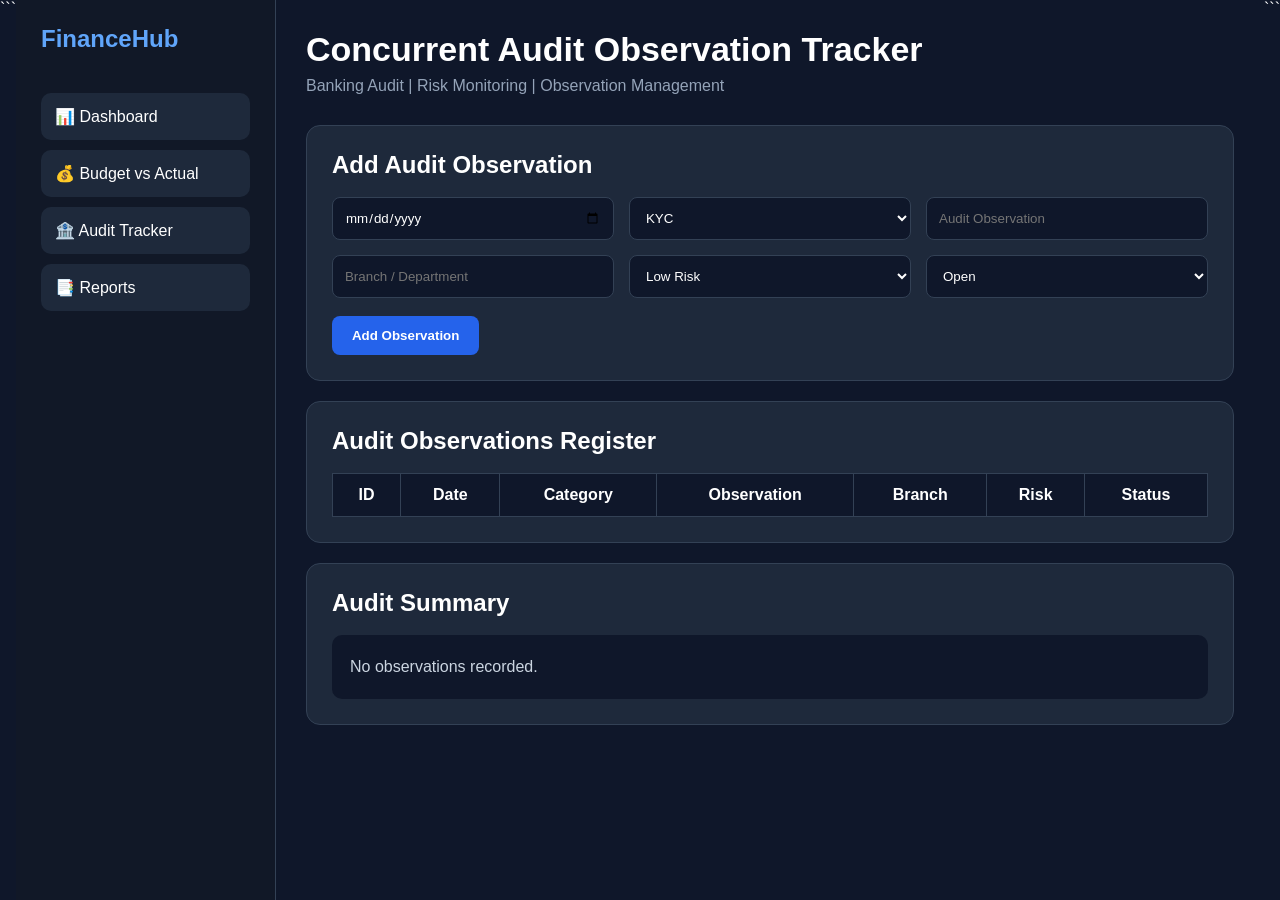
<file: audit.html>
<!DOCTYPE html>

<html lang="en">

<head>
<meta charset="UTF-8">
<meta name="viewport" content="width=device-width, initial-scale=1.0">

<title>Concurrent Audit Tracker</title>

<link rel="stylesheet" href="assets/css/style.css">

</head>

<body>

<div class="container">

```
<aside class="sidebar">

    <div class="logo">
        FinanceHub
    </div>

    <ul>
        <li><a href="index.html">📊 Dashboard</a></li>
        <li><a href="budget.html">💰 Budget vs Actual</a></li>
        <li><a href="audit.html">🏦 Audit Tracker</a></li>
        <li><a href="reports.html">📑 Reports</a></li>
    </ul>

</aside>

<main class="main">

    <div class="page-header">

        <h1>Concurrent Audit Observation Tracker</h1>

        <p>
            Banking Audit | Risk Monitoring | Observation Management
        </p>

    </div>

    <section class="section">

        <h2>Add Audit Observation</h2>

        <div class="form-grid">

            <input
            type="date"
            id="auditDate">

            <select id="category">

                <option value="KYC">KYC</option>
                <option value="AML">AML</option>
                <option value="Cash">Cash</option>
                <option value="Loans">Loans</option>
                <option value="Documentation">Documentation</option>
                <option value="Revenue Leakage">Revenue Leakage</option>

            </select>

            <input
            type="text"
            id="observation"
            placeholder="Audit Observation">

            <input
            type="text"
            id="branch"
            placeholder="Branch / Department">

            <select id="risk">

                <option value="Low">Low Risk</option>
                <option value="Medium">Medium Risk</option>
                <option value="High">High Risk</option>

            </select>

            <select id="status">

                <option value="Open">Open</option>
                <option value="In Progress">In Progress</option>
                <option value="Closed">Closed</option>

            </select>

        </div>

        <br>

        <button onclick="addObservation()">
            Add Observation
        </button>

    </section>

    <section class="section">

        <h2>Audit Observations Register</h2>

        <table>

            <thead>

                <tr>

                    <th>ID</th>
                    <th>Date</th>
                    <th>Category</th>
                    <th>Observation</th>
                    <th>Branch</th>
                    <th>Risk</th>
                    <th>Status</th>

                </tr>

            </thead>

            <tbody id="auditTable">

            </tbody>

        </table>

    </section>

    <section class="section">

        <h2>Audit Summary</h2>

        <div id="auditSummary">

            No observations recorded.

        </div>

    </section>

</main>
```

</div>

<script src="assets/js/audit.js"></script>

</body>
</html>
</file>
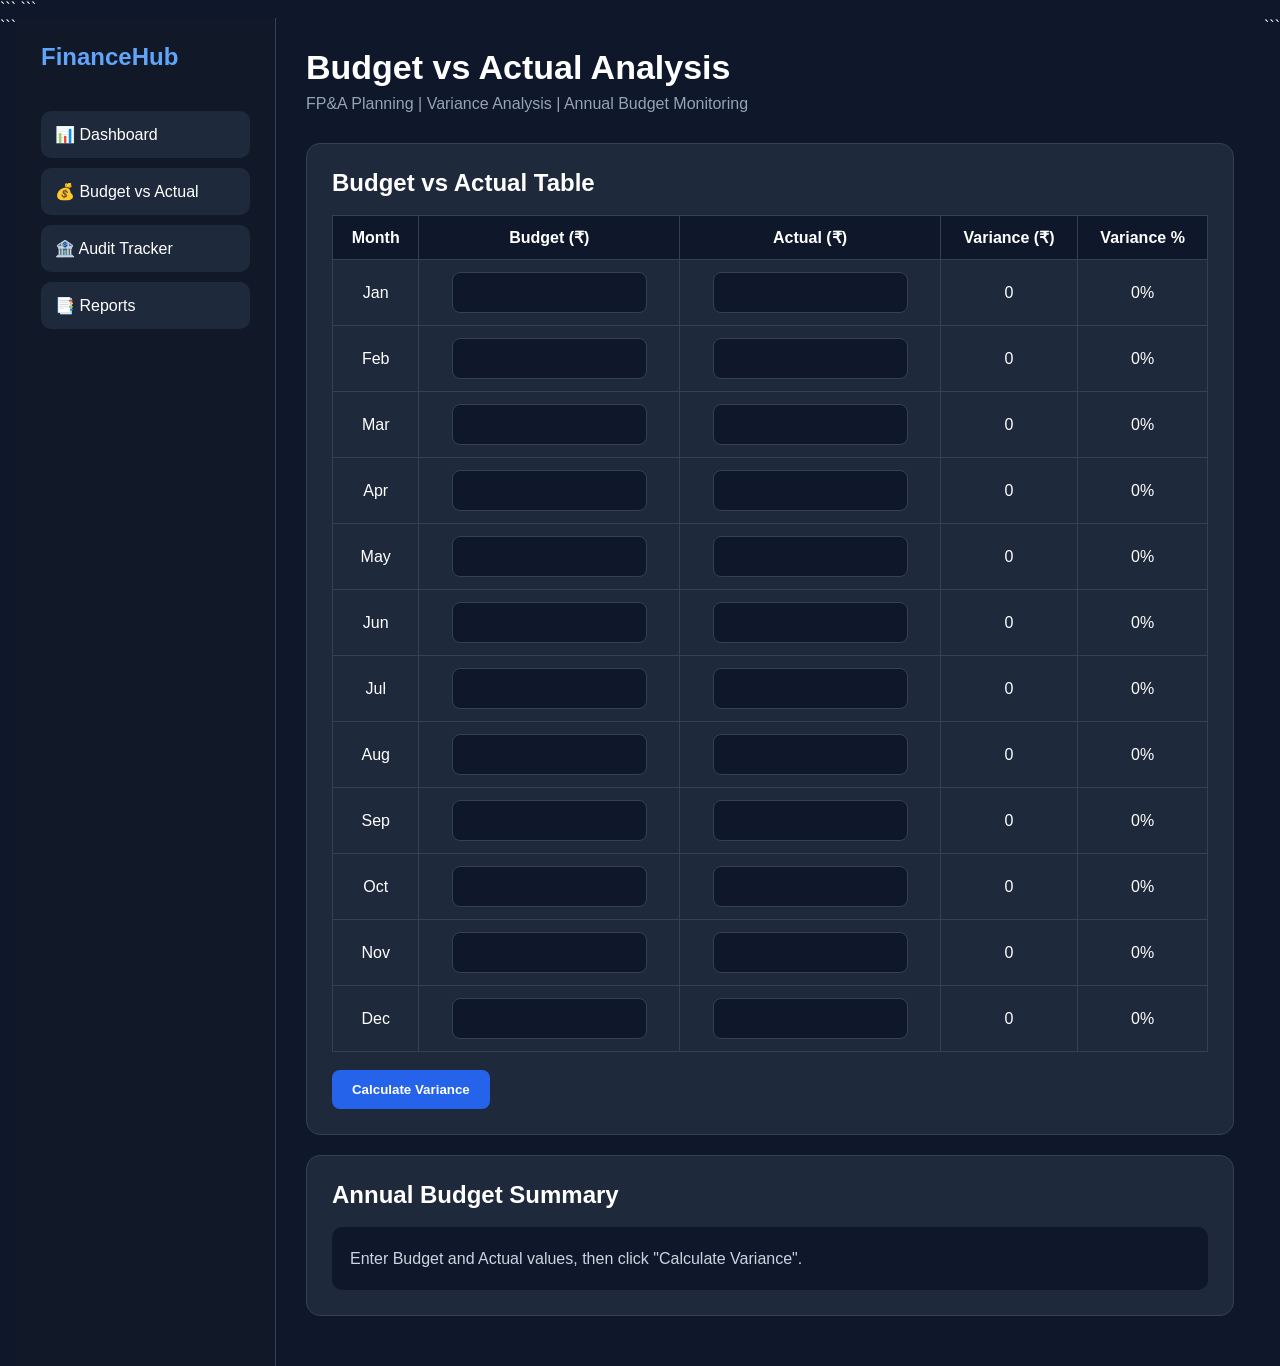
<file: budget.html>
<!DOCTYPE html>

<html lang="en">

<head>

```
<meta charset="UTF-8">

<meta name="viewport"
      content="width=device-width, initial-scale=1.0">

<title>Budget vs Actual Analysis</title>

<link rel="stylesheet"
      href="assets/css/style.css">
```

</head>

<body>

<div class="container">

```
<aside class="sidebar">

    <div class="logo">
        FinanceHub
    </div>

    <ul>

        <li><a href="index.html">📊 Dashboard</a></li>

        <li><a href="budget.html">💰 Budget vs Actual</a></li>

        <li><a href="audit.html">🏦 Audit Tracker</a></li>

        <li><a href="reports.html">📑 Reports</a></li>

    </ul>

</aside>

<main class="main">

    <div class="page-header">

        <h1>Budget vs Actual Analysis</h1>

        <p>
            FP&A Planning | Variance Analysis | Annual Budget Monitoring
        </p>

    </div>

    <section class="section">

        <h2>Budget vs Actual Table</h2>

        <table>

            <thead>

                <tr>
                    <th>Month</th>
                    <th>Budget (₹)</th>
                    <th>Actual (₹)</th>
                    <th>Variance (₹)</th>
                    <th>Variance %</th>
                </tr>

            </thead>

            <tbody>

                <tr><td>Jan</td><td><input type="number" id="bJan"></td><td><input type="number" id="aJan"></td><td id="vJan">0</td><td id="pJan">0%</td></tr>

                <tr><td>Feb</td><td><input type="number" id="bFeb"></td><td><input type="number" id="aFeb"></td><td id="vFeb">0</td><td id="pFeb">0%</td></tr>

                <tr><td>Mar</td><td><input type="number" id="bMar"></td><td><input type="number" id="aMar"></td><td id="vMar">0</td><td id="pMar">0%</td></tr>

                <tr><td>Apr</td><td><input type="number" id="bApr"></td><td><input type="number" id="aApr"></td><td id="vApr">0</td><td id="pApr">0%</td></tr>

                <tr><td>May</td><td><input type="number" id="bMay"></td><td><input type="number" id="aMay"></td><td id="vMay">0</td><td id="pMay">0%</td></tr>

                <tr><td>Jun</td><td><input type="number" id="bJun"></td><td><input type="number" id="aJun"></td><td id="vJun">0</td><td id="pJun">0%</td></tr>

                <tr><td>Jul</td><td><input type="number" id="bJul"></td><td><input type="number" id="aJul"></td><td id="vJul">0</td><td id="pJul">0%</td></tr>

                <tr><td>Aug</td><td><input type="number" id="bAug"></td><td><input type="number" id="aAug"></td><td id="vAug">0</td><td id="pAug">0%</td></tr>

                <tr><td>Sep</td><td><input type="number" id="bSep"></td><td><input type="number" id="aSep"></td><td id="vSep">0</td><td id="pSep">0%</td></tr>

                <tr><td>Oct</td><td><input type="number" id="bOct"></td><td><input type="number" id="aOct"></td><td id="vOct">0</td><td id="pOct">0%</td></tr>

                <tr><td>Nov</td><td><input type="number" id="bNov"></td><td><input type="number" id="aNov"></td><td id="vNov">0</td><td id="pNov">0%</td></tr>

                <tr><td>Dec</td><td><input type="number" id="bDec"></td><td><input type="number" id="aDec"></td><td id="vDec">0</td><td id="pDec">0%</td></tr>

            </tbody>

        </table>

        <br>

        <button onclick="calculateVariance()">
            Calculate Variance
        </button>

    </section>

    <section class="section">

        <h2>Annual Budget Summary</h2>

        <div id="budgetSummary">

            Enter Budget and Actual values, then click
            "Calculate Variance".

        </div>

    </section>

</main>
```

</div>

<script src="assets/js/budget.js"></script>

</body>
</html>
</file>
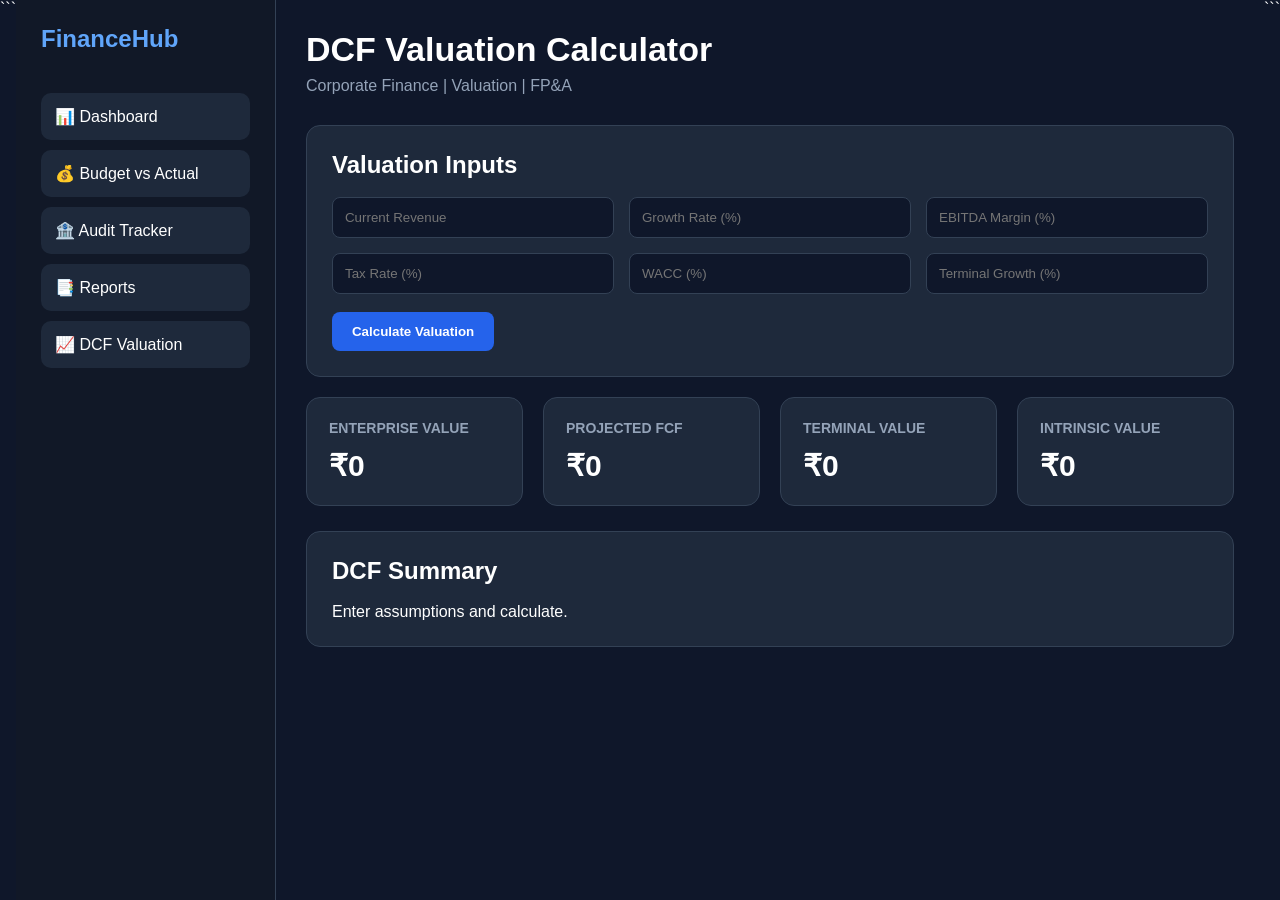
<file: dcf.html>
<!DOCTYPE html>

<html lang="en">

<head>

<meta charset="UTF-8">

<meta name="viewport"
   content="width=device-width, initial-scale=1.0">

<title>DCF Valuation</title>

<link rel="stylesheet"
      href="assets/css/style.css">

</head>

<body>

<div class="container">

```
<aside class="sidebar">

    <div class="logo">
        FinanceHub
    </div>

    <ul>

        <li><a href="index.html">📊 Dashboard</a></li>

        <li><a href="budget.html">💰 Budget vs Actual</a></li>

        <li><a href="audit.html">🏦 Audit Tracker</a></li>

        <li><a href="reports.html">📑 Reports</a></li>

        <li><a href="dcf.html">📈 DCF Valuation</a></li>

    </ul>

</aside>

<main class="main">

    <div class="page-header">

        <h1>DCF Valuation Calculator</h1>

        <p>
            Corporate Finance | Valuation | FP&A
        </p>

    </div>

    <section class="section">

        <h2>Valuation Inputs</h2>

        <div class="form-grid">

            <input
            type="number"
            id="revenue"
            placeholder="Current Revenue">

            <input
            type="number"
            id="growth"
            placeholder="Growth Rate (%)">

            <input
            type="number"
            id="margin"
            placeholder="EBITDA Margin (%)">

            <input
            type="number"
            id="tax"
            placeholder="Tax Rate (%)">

            <input
            type="number"
            id="wacc"
            placeholder="WACC (%)">

            <input
            type="number"
            id="terminal"
            placeholder="Terminal Growth (%)">

        </div>

        <br>

        <button onclick="calculateDCF()">
            Calculate Valuation
        </button>

    </section>

    <section class="cards">

        <div class="card">

            <h3>Enterprise Value</h3>

            <p id="evCard">₹0</p>

        </div>

        <div class="card">

            <h3>Projected FCF</h3>

            <p id="fcfCard">₹0</p>

        </div>

        <div class="card">

            <h3>Terminal Value</h3>

            <p id="tvCard">₹0</p>

        </div>

        <div class="card">

            <h3>Intrinsic Value</h3>

            <p id="valueCard">₹0</p>

        </div>

    </section>

    <section class="section">

        <h2>DCF Summary</h2>

        <div id="dcfSummary">

            Enter assumptions and calculate.

        </div>

    </section>

</main>
```

</div>

<script src="assets/js/dcf.js"></script>

</body>

</html>
</file>
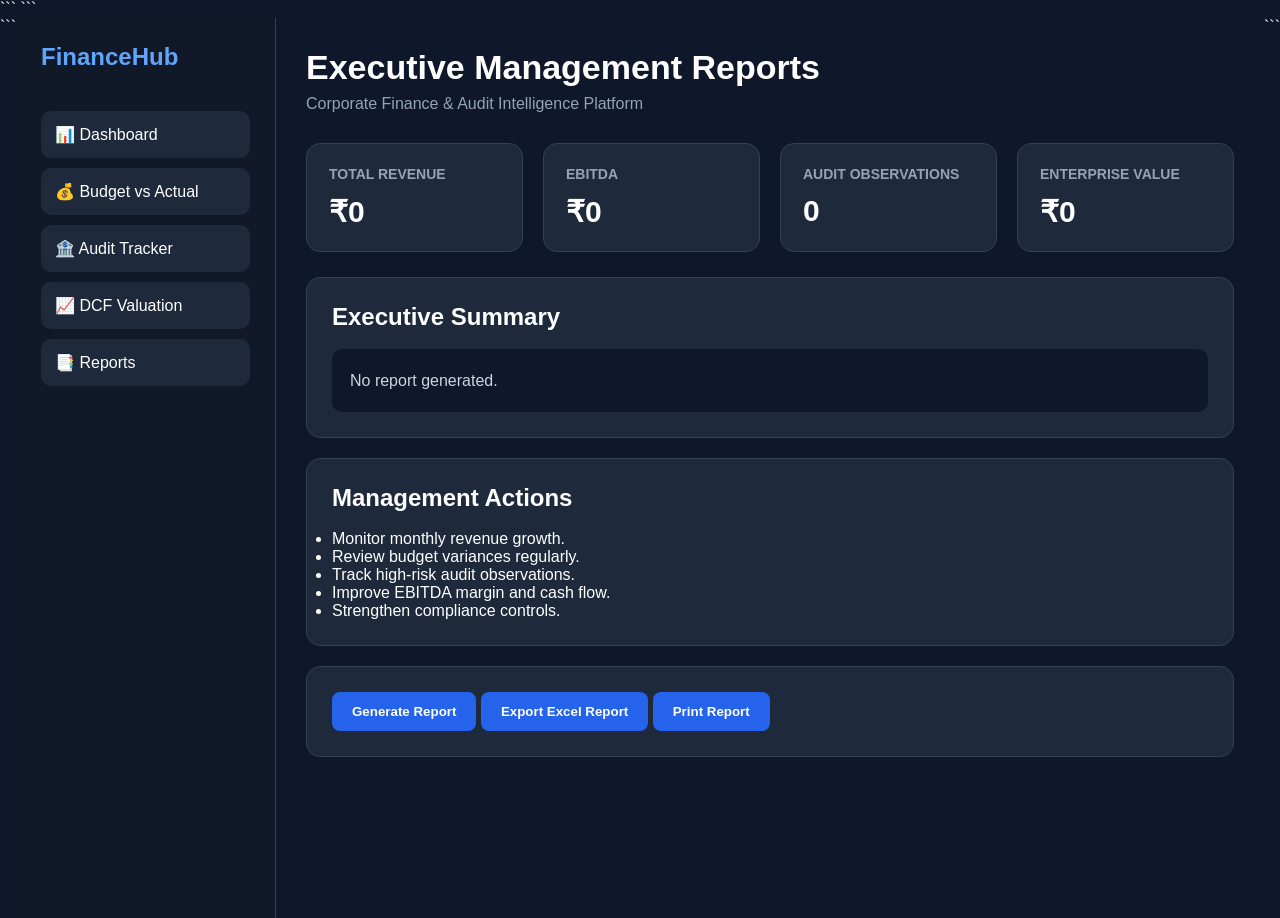
<file: reports.html>
<!DOCTYPE html>

<html lang="en">

<head>

```
<meta charset="UTF-8">

<meta name="viewport"
      content="width=device-width, initial-scale=1.0">

<title>Executive Reports</title>

<link rel="stylesheet"
      href="assets/css/style.css">
```

</head>

<body>

<div class="container">

```
<aside class="sidebar">

    <div class="logo">
        FinanceHub
    </div>

    <ul>

       <li><a href="index.html">📊 Dashboard</a></li>
       <li><a href="budget.html">💰 Budget vs Actual</a></li>
       <li><a href="audit.html">🏦 Audit Tracker</a></li>
       <li><a href="dcf.html">📈 DCF Valuation</a></li>
       <li><a href="reports.html">📑 Reports</a></li>
    </ul>

</aside>

<main class="main">

    <div class="page-header">

        <h1>Executive Management Reports</h1>

        <p>
            Corporate Finance & Audit Intelligence Platform
        </p>

    </div>

    <section class="cards">

    <div class="card">
        <h3>Total Revenue</h3>
        <p id="reportRevenue">₹0</p>
    </div>

    <div class="card">
        <h3>EBITDA</h3>
        <p id="reportEbitda">₹0</p>
    </div>

    <div class="card">
        <h3>Audit Observations</h3>
        <p id="reportAudit">0</p>
    </div>

    <div class="card">
        <h3>Enterprise Value</h3>
        <p id="reportEV">₹0</p>
    </div>

</section>

    <section class="section">

        <h2>Executive Summary</h2>

        <div id="executiveSummary">

            No report generated.

        </div>

    </section>

    <section class="section">

        <h2>Management Actions</h2>

        <ul>

            <li>Monitor monthly revenue growth.</li>

            <li>Review budget variances regularly.</li>

            <li>Track high-risk audit observations.</li>

            <li>Improve EBITDA margin and cash flow.</li>

            <li>Strengthen compliance controls.</li>

        </ul>

    </section>

    <section class="section">

        <button onclick="generateReport()">
            Generate Report
        </button>

        <button onclick="exportExcel()">
            Export Excel Report
        </button>

        <button onclick="window.print()">
            Print Report
        </button>

    </section>

</main>
```

</div>

<script>

function generateReport() {

    const dashboardData =
        JSON.parse(
            localStorage.getItem("dashboardData")
        ) || {};

    const dcfData =
        JSON.parse(
            localStorage.getItem("dcfData")
        ) || {};

    const totalRevenue =
        (dashboardData.jan || 0) +
        (dashboardData.feb || 0) +
        (dashboardData.mar || 0) +
        (dashboardData.apr || 0) +
        (dashboardData.may || 0) +
        (dashboardData.jun || 0) +
        (dashboardData.jul || 0) +
        (dashboardData.aug || 0) +
        (dashboardData.sep || 0) +
        (dashboardData.oct || 0) +
        (dashboardData.nov || 0) +
        (dashboardData.dec || 0);

    const ebitda =
        Math.round(totalRevenue * 0.18);

    const cashFlow =
        Math.round(ebitda * 0.85);

    const auditData =
        JSON.parse(
            localStorage.getItem(
                "auditObservations"
            )
        ) || [];

    const totalAudit =
        auditData.length;

    const highRisk =
        auditData.filter(
            item => item.risk === "High"
        ).length;

    document.getElementById(
        "reportRevenue"
    ).innerText =
        "₹" +
        totalRevenue.toLocaleString("en-IN");

    document.getElementById(
        "reportEbitda"
    ).innerText =
        "₹" +
        ebitda.toLocaleString("en-IN");

    document.getElementById(
        "reportAudit"
    ).innerText =
        totalAudit;

    document.getElementById(
        "reportEV"
    ).innerText =
        "₹" +
        Math.round(
            dcfData.enterpriseValue || 0
        ).toLocaleString("en-IN");

    document.getElementById(
        "executiveSummary"
    ).innerHTML = `

        <strong>Total Revenue:</strong>
        ₹${totalRevenue.toLocaleString("en-IN")}

        <br><br>

        <strong>EBITDA:</strong>
        ₹${ebitda.toLocaleString("en-IN")}

        <br><br>

        <strong>Cash Flow:</strong>
        ₹${cashFlow.toLocaleString("en-IN")}

        <br><br>

        <strong>Total Audit Observations:</strong>
        ${totalAudit}

        <br><br>

        <strong>High Risk Observations:</strong>
        ${highRisk}

        <br><br>

        <strong>Enterprise Value:</strong>
        ₹${Math.round(
            dcfData.enterpriseValue || 0
        ).toLocaleString("en-IN")}

        <br><br>

        <strong>Management Insight:</strong>

        Revenue growth, profitability,
        valuation metrics and audit
        compliance should be monitored
        together to maximize shareholder
        value.

    `;
}

function exportExcel() {

    const dashboardData =
        JSON.parse(
            localStorage.getItem("dashboardData")
        ) || {};

    const dcfData =
        JSON.parse(
            localStorage.getItem("dcfData")
        ) || {};

    const auditData =
        JSON.parse(
            localStorage.getItem(
                "auditObservations"
            )
        ) || [];

    const totalRevenue =
        (dashboardData.jan || 0) +
        (dashboardData.feb || 0) +
        (dashboardData.mar || 0) +
        (dashboardData.apr || 0) +
        (dashboardData.may || 0) +
        (dashboardData.jun || 0) +
        (dashboardData.jul || 0) +
        (dashboardData.aug || 0) +
        (dashboardData.sep || 0) +
        (dashboardData.oct || 0) +
        (dashboardData.nov || 0) +
        (dashboardData.dec || 0);

    const ebitda =
        Math.round(totalRevenue * 0.18);

    const cashFlow =
        Math.round(ebitda * 0.85);

    const highRisk =
        auditData.filter(
            item => item.risk === "High"
        ).length;

    const enterpriseValue =
        Math.round(
            dcfData.enterpriseValue || 0
        );

    const csv =
`Metric,Value
Total Revenue,${totalRevenue}
EBITDA,${ebitda}
Cash Flow,${cashFlow}
Audit Observations,${auditData.length}
High Risk Observations,${highRisk}
Enterprise Value,${enterpriseValue}`;

    const blob =
        new Blob(
            [csv],
            {
                type: "text/csv;charset=utf-8;"
            }
        );

    const url =
        URL.createObjectURL(blob);

    const link =
        document.createElement("a");

    link.href = url;

    link.download =
        "FinanceHub_Executive_Report.csv";

    document.body.appendChild(link);

    link.click();

    document.body.removeChild(link);

    URL.revokeObjectURL(url);

    alert(
        "Executive Report Exported Successfully!"
    );
}

</script>

</body>
</html>
</file>
<file: assets/css/style.css>
:root{
--bg:#0f172a;
--sidebar:#111827;
--card:#1e293b;
--primary:#2563eb;
--primary-hover:#1d4ed8;
--text:#ffffff;
--muted:#94a3b8;
--success:#22c55e;
--danger:#ef4444;
--border:#334155;
}

*{
margin:0;
padding:0;
box-sizing:border-box;
font-family:-apple-system,BlinkMacSystemFont,"Segoe UI",Roboto,sans-serif;
}

body{
background:var(--bg);
color:var(--text);
}

.container{
display:flex;
min-height:100vh;
}

/* Sidebar */

.sidebar{
width:260px;
background:var(--sidebar);
padding:25px;
border-right:1px solid var(--border);
}

.logo{
font-size:24px;
font-weight:700;
color:#60a5fa;
margin-bottom:40px;
}

.sidebar ul{
list-style:none;
}

.sidebar li{
margin-bottom:10px;
}

.sidebar a{
display:block;
padding:14px;
background:var(--card);
color:white;
text-decoration:none;
border-radius:10px;
transition:.3s;
}

.sidebar a:hover{
background:var(--primary);
}

/* Main */

.main{
flex:1;
padding:30px;
}

.page-header{
margin-bottom:30px;
}

.page-header h1{
font-size:34px;
margin-bottom:8px;
}

.page-header p{
color:var(--muted);
}

/* KPI Cards */

.cards{
display:grid;
grid-template-columns:repeat(4,1fr);
gap:20px;
margin-bottom:25px;
}

.card{
background:var(--card);
padding:22px;
border-radius:14px;
border:1px solid var(--border);
}

.card h3{
color:var(--muted);
font-size:14px;
margin-bottom:12px;
text-transform:uppercase;
}

.card p{
font-size:30px;
font-weight:700;
}

/* Sections */

.section{
background:var(--card);
padding:25px;
border-radius:14px;
border:1px solid var(--border);
margin-bottom:20px;
}

.section h2{
margin-bottom:18px;
}

/* Forms */

.form-grid{
display:grid;
grid-template-columns:repeat(3,1fr);
gap:15px;
}

input{
padding:12px;
border:none;
border-radius:8px;
background:#0f172a;
border:1px solid var(--border);
color:white;
}

select{
padding:12px;
border-radius:8px;
border:none;
background:#0f172a;
color:white;
border:1px solid var(--border);
}

input:focus,
select:focus{
outline:none;
border-color:var(--primary);
}

/* Buttons */

button{
background:var(--primary);
color:white;
border:none;
padding:12px 20px;
border-radius:8px;
cursor:pointer;
font-weight:600;
transition:.3s;
}

button:hover{
background:var(--primary-hover);
}

/* Charts */

canvas{
margin-top:15px;
max-height:400px;
}

/* Executive Summary */

#summaryBox,
#budgetSummary,
#auditSummary,
#executiveSummary{
background:#0f172a;
padding:18px;
border-radius:10px;
line-height:1.7;
color:#cbd5e1;
}

/* Budget Table */

table{
width:100%;
border-collapse:collapse;
}

th{
background:#0f172a;
}

th,td{
border:1px solid var(--border);
padding:12px;
text-align:center;
}

/* Status Colors */

.positive{
color:var(--success);
}

.negative{
color:var(--danger);
}

/* Developer Credit */

.credit-line{
color:#60a5fa;
font-size:14px;
margin-top:10px;
font-weight:500;
}

.credit-line strong{
color:#ffffff;
}

/* Mobile */

@media(max-width:1000px){

.cards{
grid-template-columns:repeat(2,1fr);
}

.form-grid{
grid-template-columns:1fr;
}

}

@media(max-width:768px){

.container{
flex-direction:column;
}

.sidebar{
width:100%;
}

.cards{
grid-template-columns:1fr;
}

}
</file>
